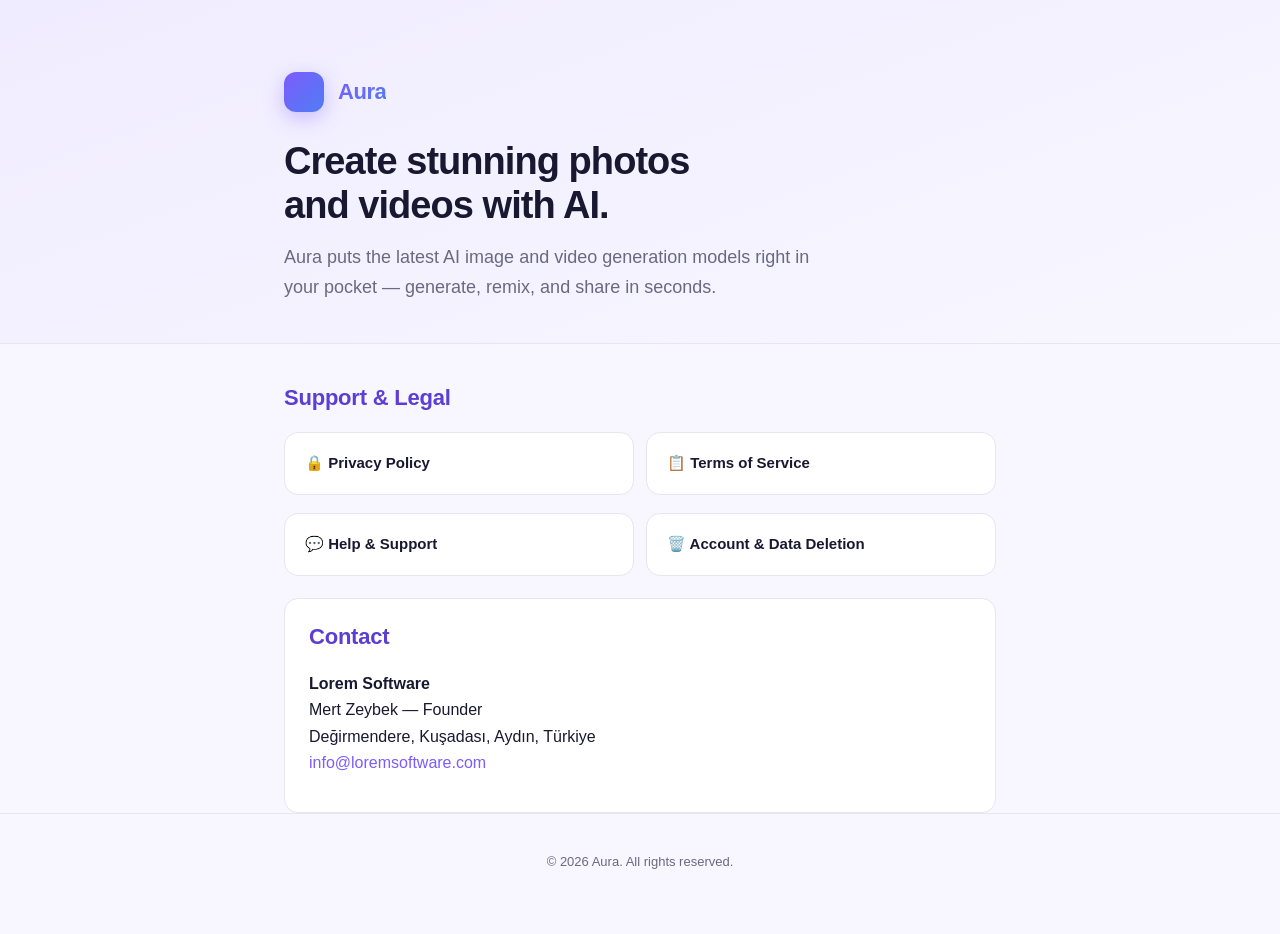
<file: index.html>
<!DOCTYPE html>
<html lang="en">
<head>
  <meta charset="UTF-8" />
  <meta name="viewport" content="width=device-width, initial-scale=1.0" />
  <title>Aura — AI Photo & Video Generator</title>
  <meta name="description" content="Aura lets you create stunning AI-generated photos and videos right from your phone using the latest AI models." />
  <link rel="stylesheet" href="style.css" />
</head>
<body>
  <header class="hero">
    <div class="container">
      <div class="brand">
        <div class="brand-mark"></div>
        <span class="brand-name">Aura</span>
      </div>
      <h1>Create stunning photos<br/>and videos with AI.</h1>
      <p class="lede">Aura puts the latest AI image and video generation models right in your pocket — generate, remix, and share in seconds.</p>
    </div>
  </header>

  <main class="container">
    <section class="links">
      <h2>Support &amp; Legal</h2>
      <ul class="link-grid">
        <li><a href="privacy-policy.html">🔒 Privacy Policy</a></li>
        <li><a href="terms-of-service.html">📋 Terms of Service</a></li>
        <li><a href="support.html">💬 Help &amp; Support</a></li>
        <li><a href="account-deletion.html">🗑️ Account &amp; Data Deletion</a></li>
      </ul>
    </section>

    <section class="contact">
      <h2 style="margin-top:0">Contact</h2>
      <p>
        <strong>Lorem Software</strong><br/>
        Mert Zeybek — Founder<br/>
        Değirmendere, Kuşadası, Aydın, Türkiye<br/>
        <a href="mailto:info@loremsoftware.com">info@loremsoftware.com</a>
      </p>
    </section>
  </main>

  <footer>
    <div class="container">
      <p>© <span id="year"></span> Aura. All rights reserved.</p>
    </div>
  </footer>

  <script>document.getElementById('year').textContent = new Date().getFullYear();</script>
</body>
</html>
</file>
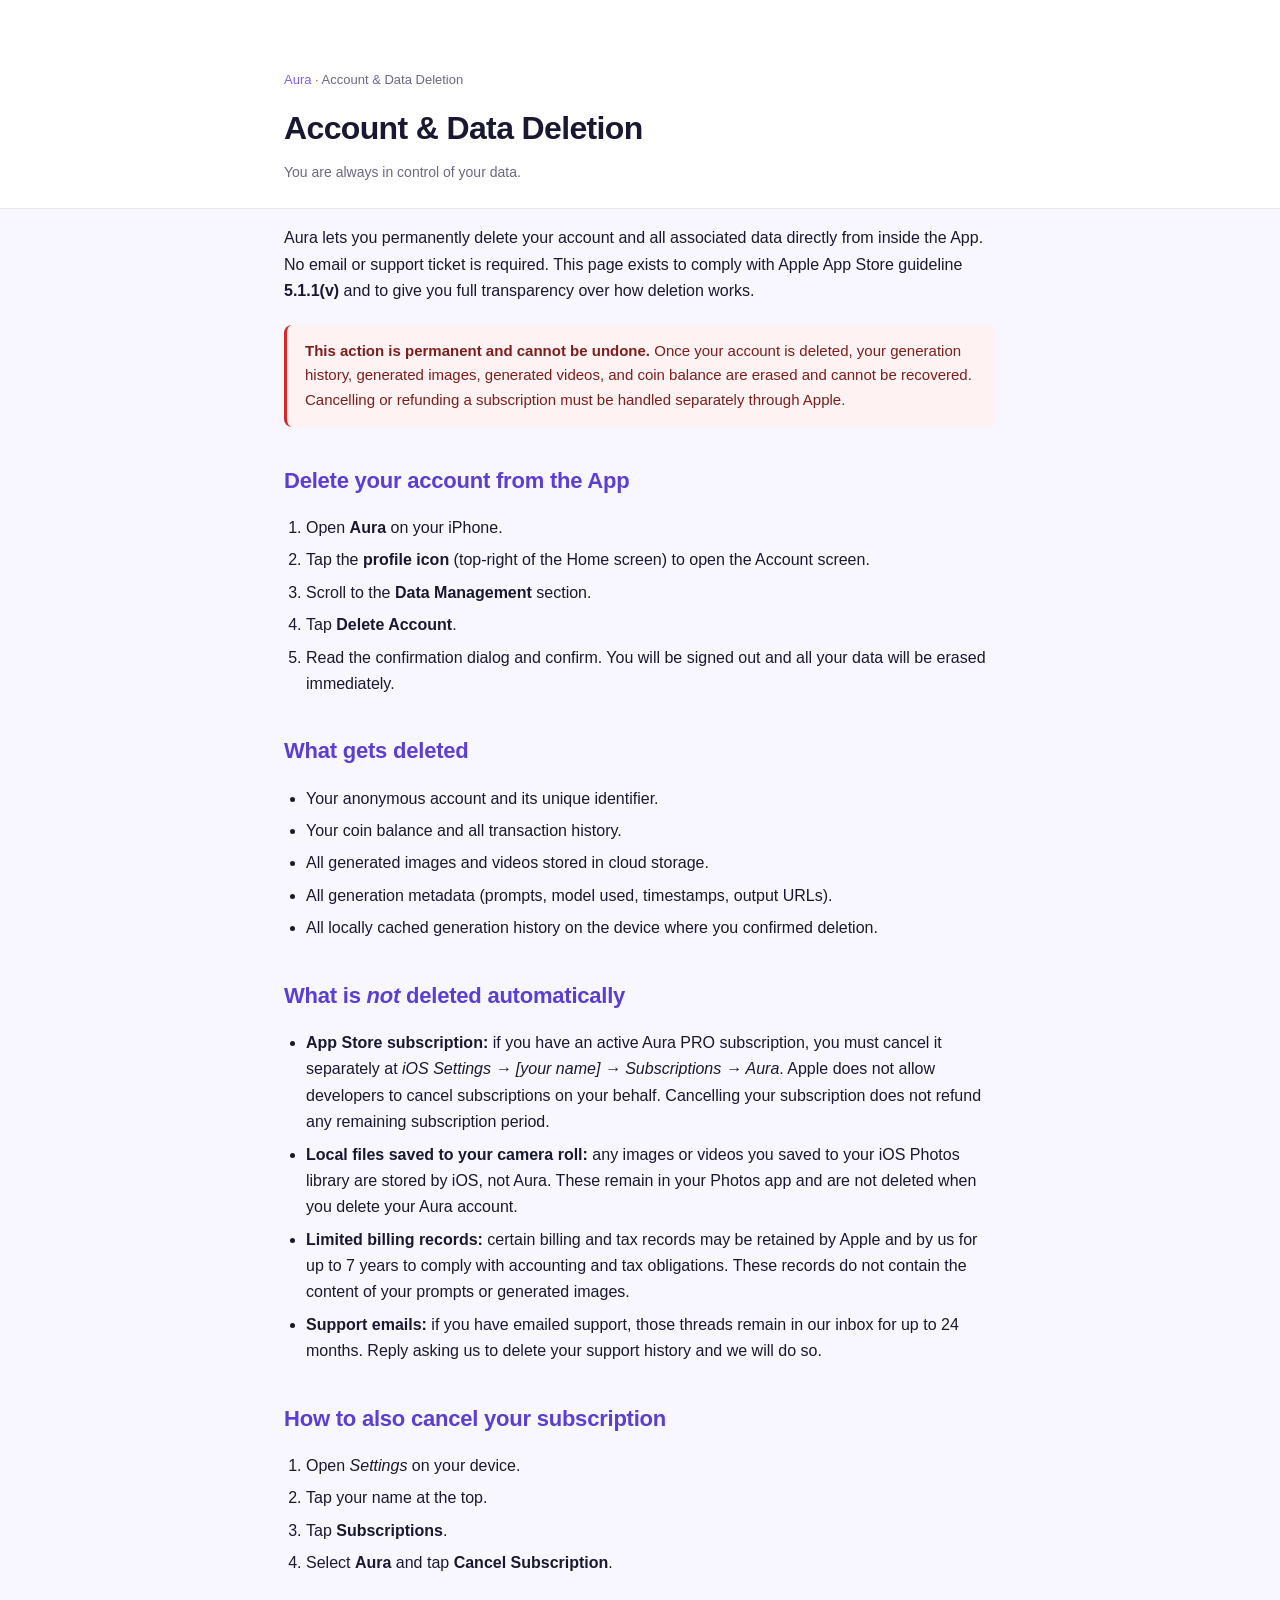
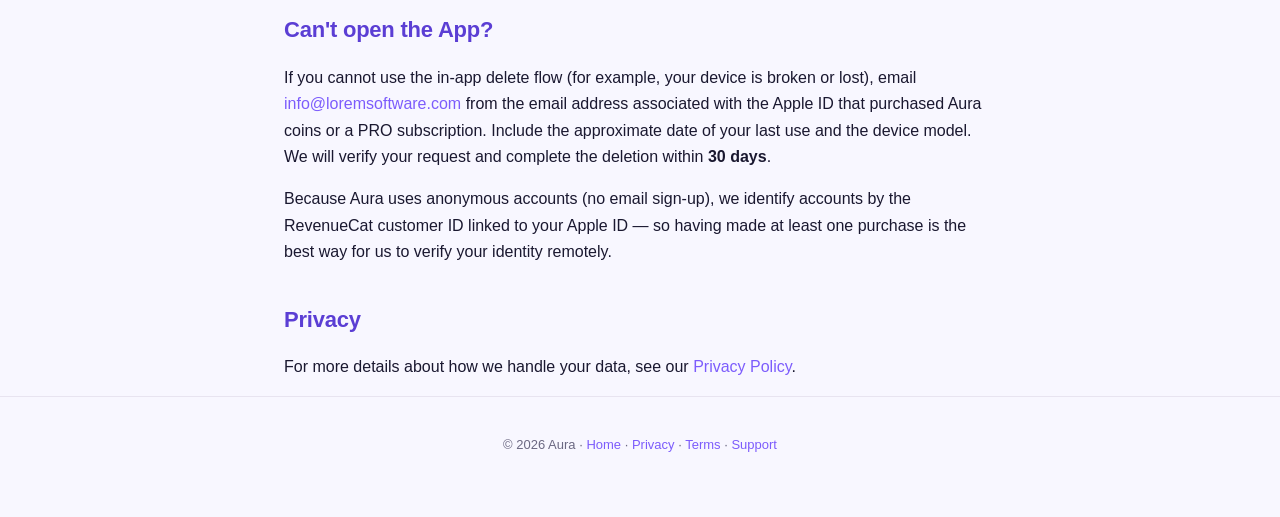
<file: account-deletion.html>
<!DOCTYPE html>
<html lang="en">
<head>
  <meta charset="UTF-8" />
  <meta name="viewport" content="width=device-width, initial-scale=1.0" />
  <title>Account &amp; Data Deletion — Aura</title>
  <meta name="description" content="How to delete your Aura account and all associated data." />
  <link rel="stylesheet" href="style.css" />
</head>
<body>
  <div class="page-header">
    <div class="container">
      <p class="crumbs"><a href="index.html">Aura</a> · Account &amp; Data Deletion</p>
      <h1>Account &amp; Data Deletion</h1>
      <p class="updated">You are always in control of your data.</p>
    </div>
  </div>

  <main class="container">
    <p>
      Aura lets you permanently delete your account and all associated data directly from inside the App.
      No email or support ticket is required. This page exists to comply with Apple App Store guideline
      <strong>5.1.1(v)</strong> and to give you full transparency over how deletion works.
    </p>

    <div class="callout callout-warn">
      <strong>This action is permanent and cannot be undone.</strong> Once your account is deleted, your
      generation history, generated images, generated videos, and coin balance are erased and cannot be
      recovered. Cancelling or refunding a subscription must be handled separately through Apple.
    </div>

    <h2>Delete your account from the App</h2>
    <ol>
      <li>Open <strong>Aura</strong> on your iPhone.</li>
      <li>Tap the <strong>profile icon</strong> (top-right of the Home screen) to open the Account screen.</li>
      <li>Scroll to the <strong>Data Management</strong> section.</li>
      <li>Tap <strong>Delete Account</strong>.</li>
      <li>Read the confirmation dialog and confirm. You will be signed out and all your data will be erased immediately.</li>
    </ol>

    <h2>What gets deleted</h2>
    <ul>
      <li>Your anonymous account and its unique identifier.</li>
      <li>Your coin balance and all transaction history.</li>
      <li>All generated images and videos stored in cloud storage.</li>
      <li>All generation metadata (prompts, model used, timestamps, output URLs).</li>
      <li>All locally cached generation history on the device where you confirmed deletion.</li>
    </ul>

    <h2>What is <em>not</em> deleted automatically</h2>
    <ul>
      <li>
        <strong>App Store subscription:</strong> if you have an active Aura PRO subscription, you must
        cancel it separately at <em>iOS Settings → [your name] → Subscriptions → Aura</em>. Apple does
        not allow developers to cancel subscriptions on your behalf. Cancelling your subscription does not
        refund any remaining subscription period.
      </li>
      <li>
        <strong>Local files saved to your camera roll:</strong> any images or videos you saved to your iOS
        Photos library are stored by iOS, not Aura. These remain in your Photos app and are not deleted
        when you delete your Aura account.
      </li>
      <li>
        <strong>Limited billing records:</strong> certain billing and tax records may be retained by Apple
        and by us for up to 7 years to comply with accounting and tax obligations. These records do not
        contain the content of your prompts or generated images.
      </li>
      <li>
        <strong>Support emails:</strong> if you have emailed support, those threads remain in our inbox for
        up to 24 months. Reply asking us to delete your support history and we will do so.
      </li>
    </ul>

    <h2>How to also cancel your subscription</h2>
    <ol>
      <li>Open <em>Settings</em> on your device.</li>
      <li>Tap your name at the top.</li>
      <li>Tap <strong>Subscriptions</strong>.</li>
      <li>Select <strong>Aura</strong> and tap <strong>Cancel Subscription</strong>.</li>
    </ol>

    <h2>Can't open the App?</h2>
    <p>
      If you cannot use the in-app delete flow (for example, your device is broken or lost), email
      <a href="mailto:info@loremsoftware.com?subject=Aura%20Account%20Deletion%20Request">info@loremsoftware.com</a>
      from the email address associated with the Apple ID that purchased Aura coins or a PRO subscription.
      Include the approximate date of your last use and the device model. We will verify your request and
      complete the deletion within <strong>30 days</strong>.
    </p>
    <p>
      Because Aura uses anonymous accounts (no email sign-up), we identify accounts by the RevenueCat
      customer ID linked to your Apple ID — so having made at least one purchase is the best way for us to
      verify your identity remotely.
    </p>

    <h2>Privacy</h2>
    <p>For more details about how we handle your data, see our <a href="privacy-policy.html">Privacy Policy</a>.</p>
  </main>

  <footer>
    <div class="container">
      <p>© <span id="year"></span> Aura · <a href="index.html">Home</a> · <a href="privacy-policy.html">Privacy</a> · <a href="terms-of-service.html">Terms</a> · <a href="support.html">Support</a></p>
    </div>
  </footer>
  <script>document.getElementById('year').textContent = new Date().getFullYear();</script>
</body>
</html>
</file>
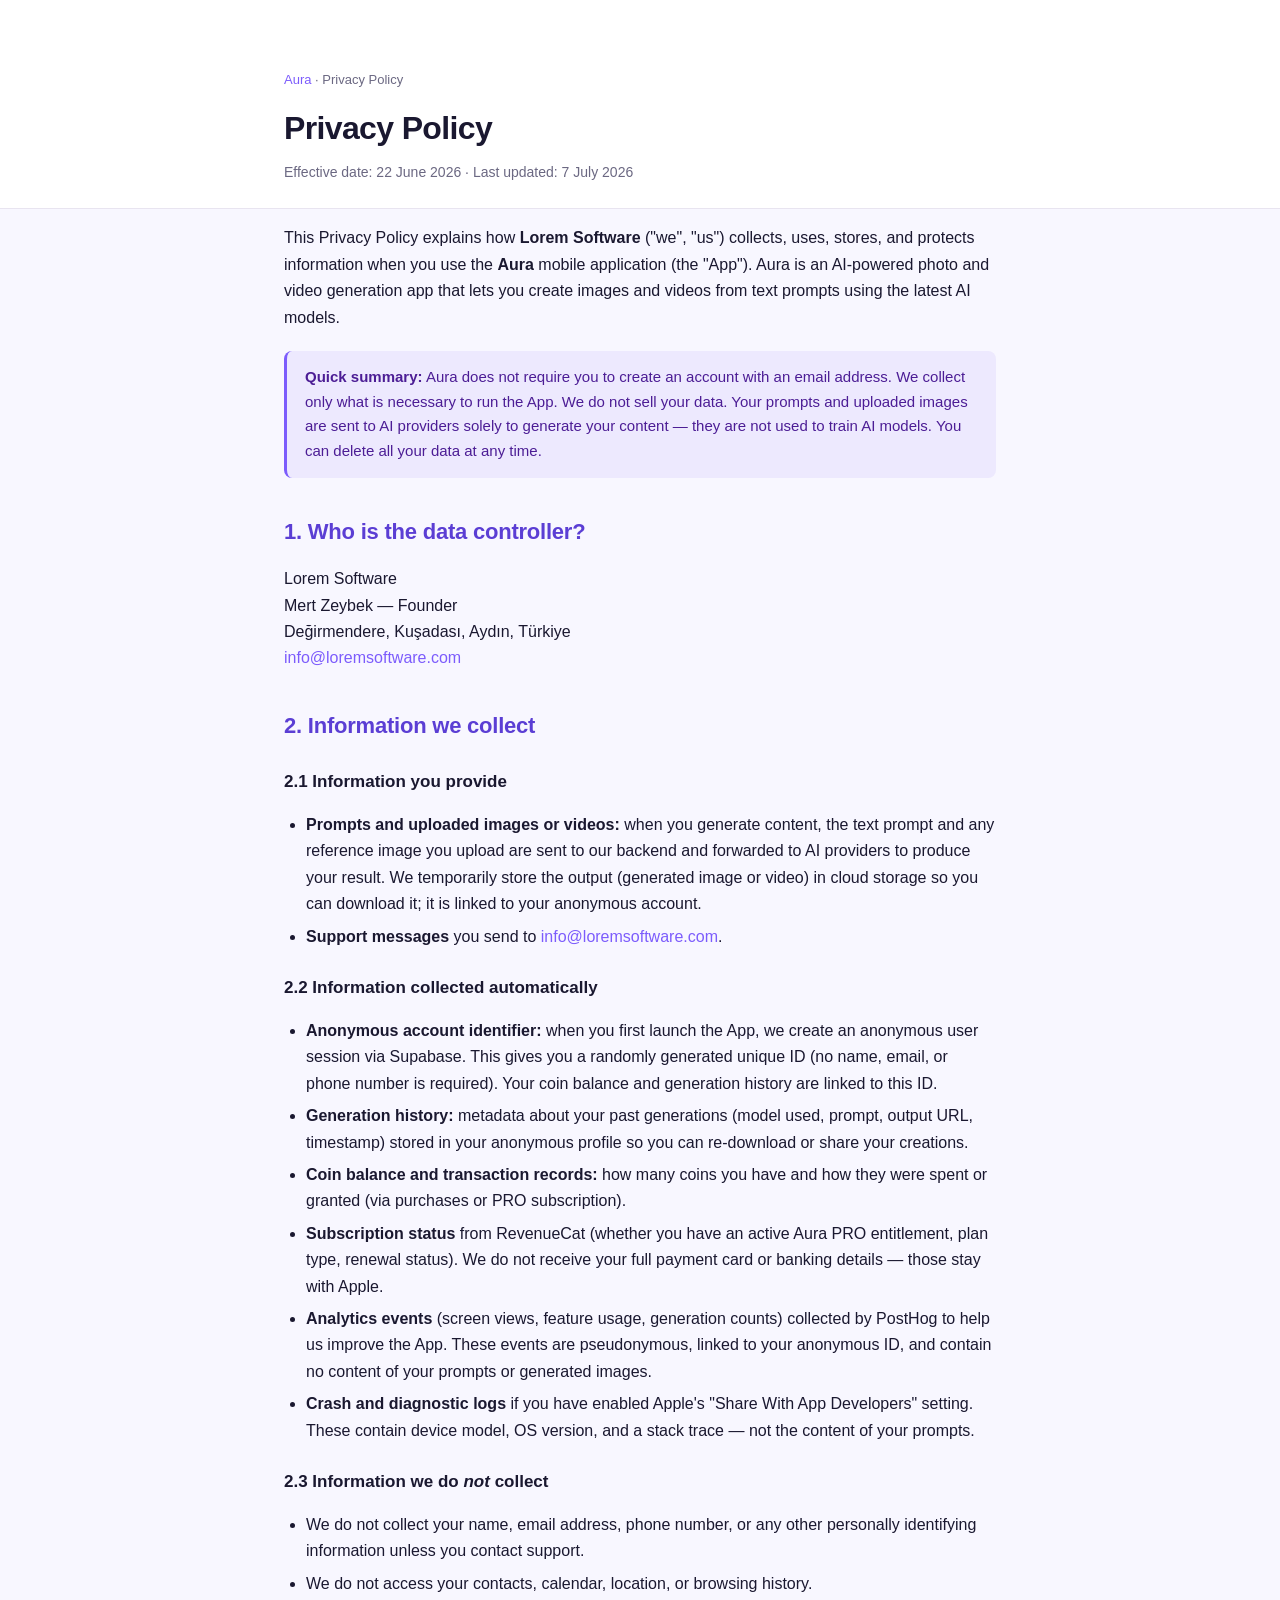
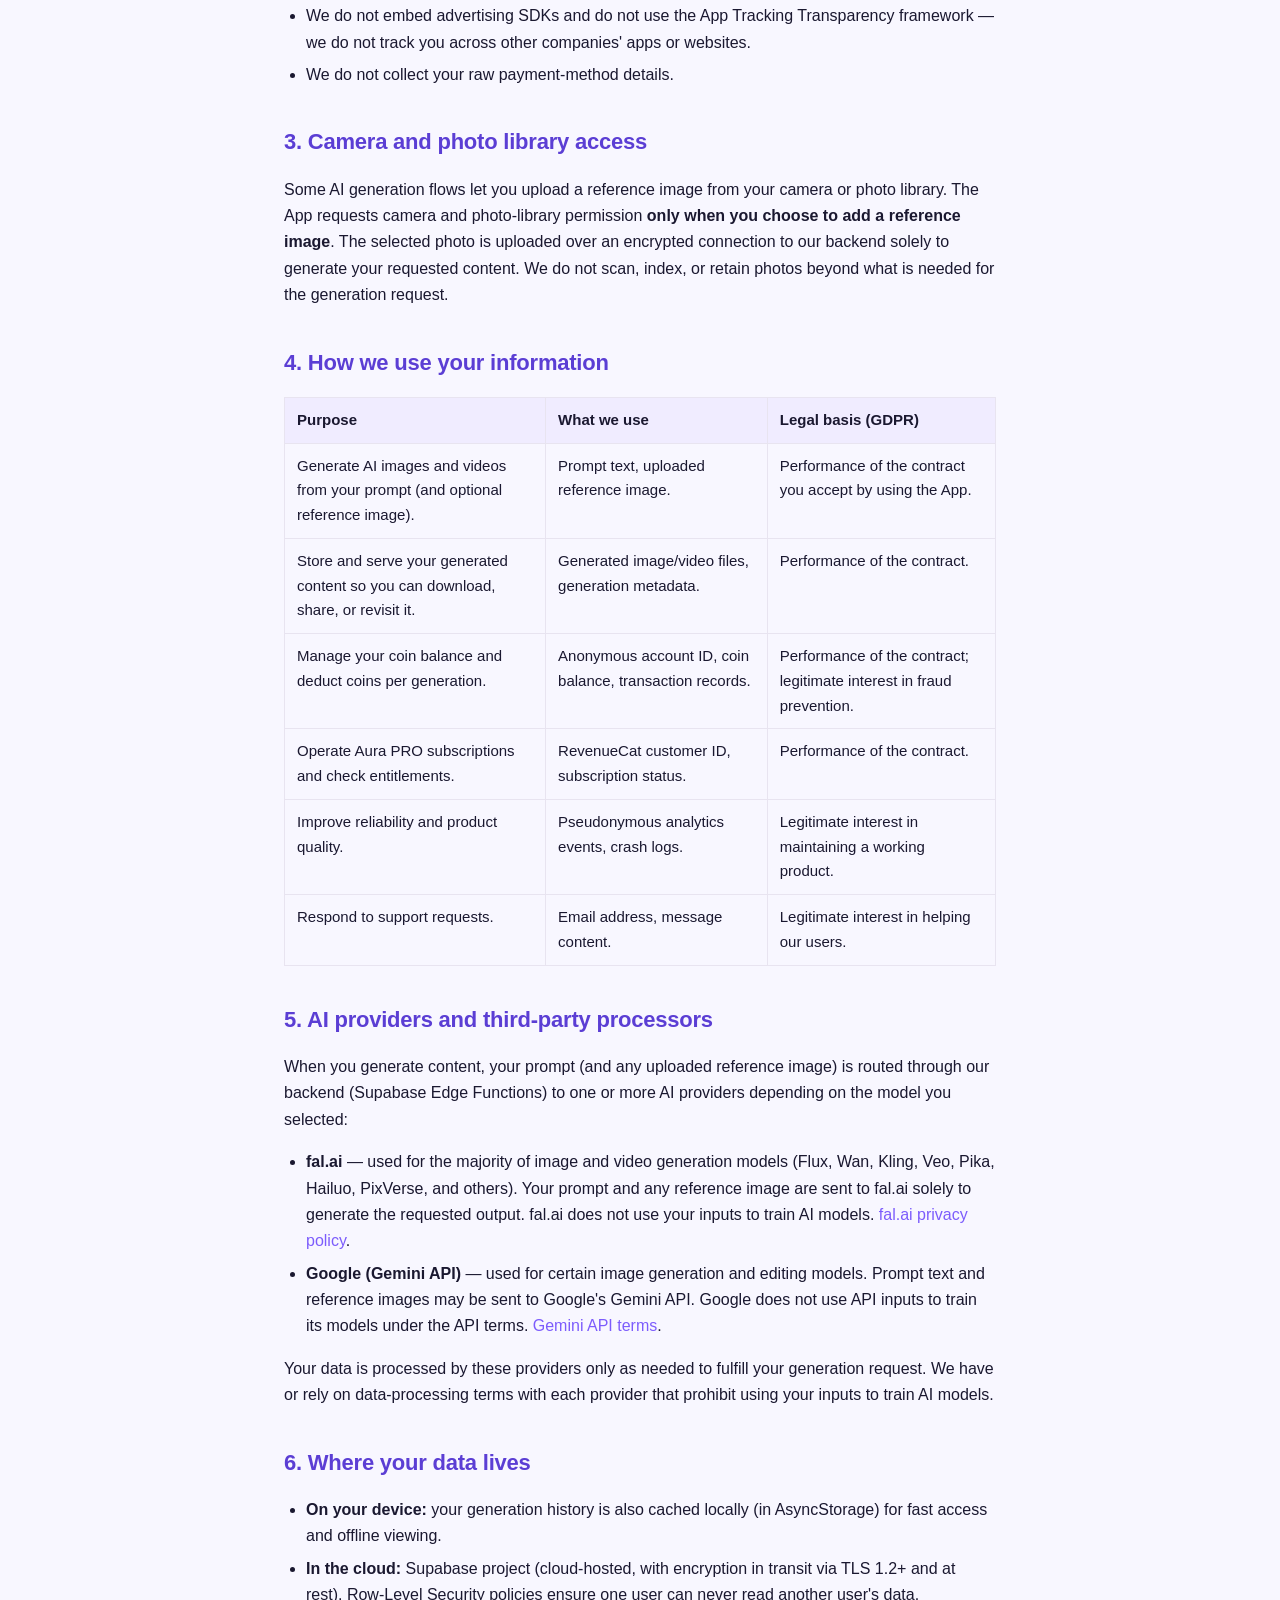
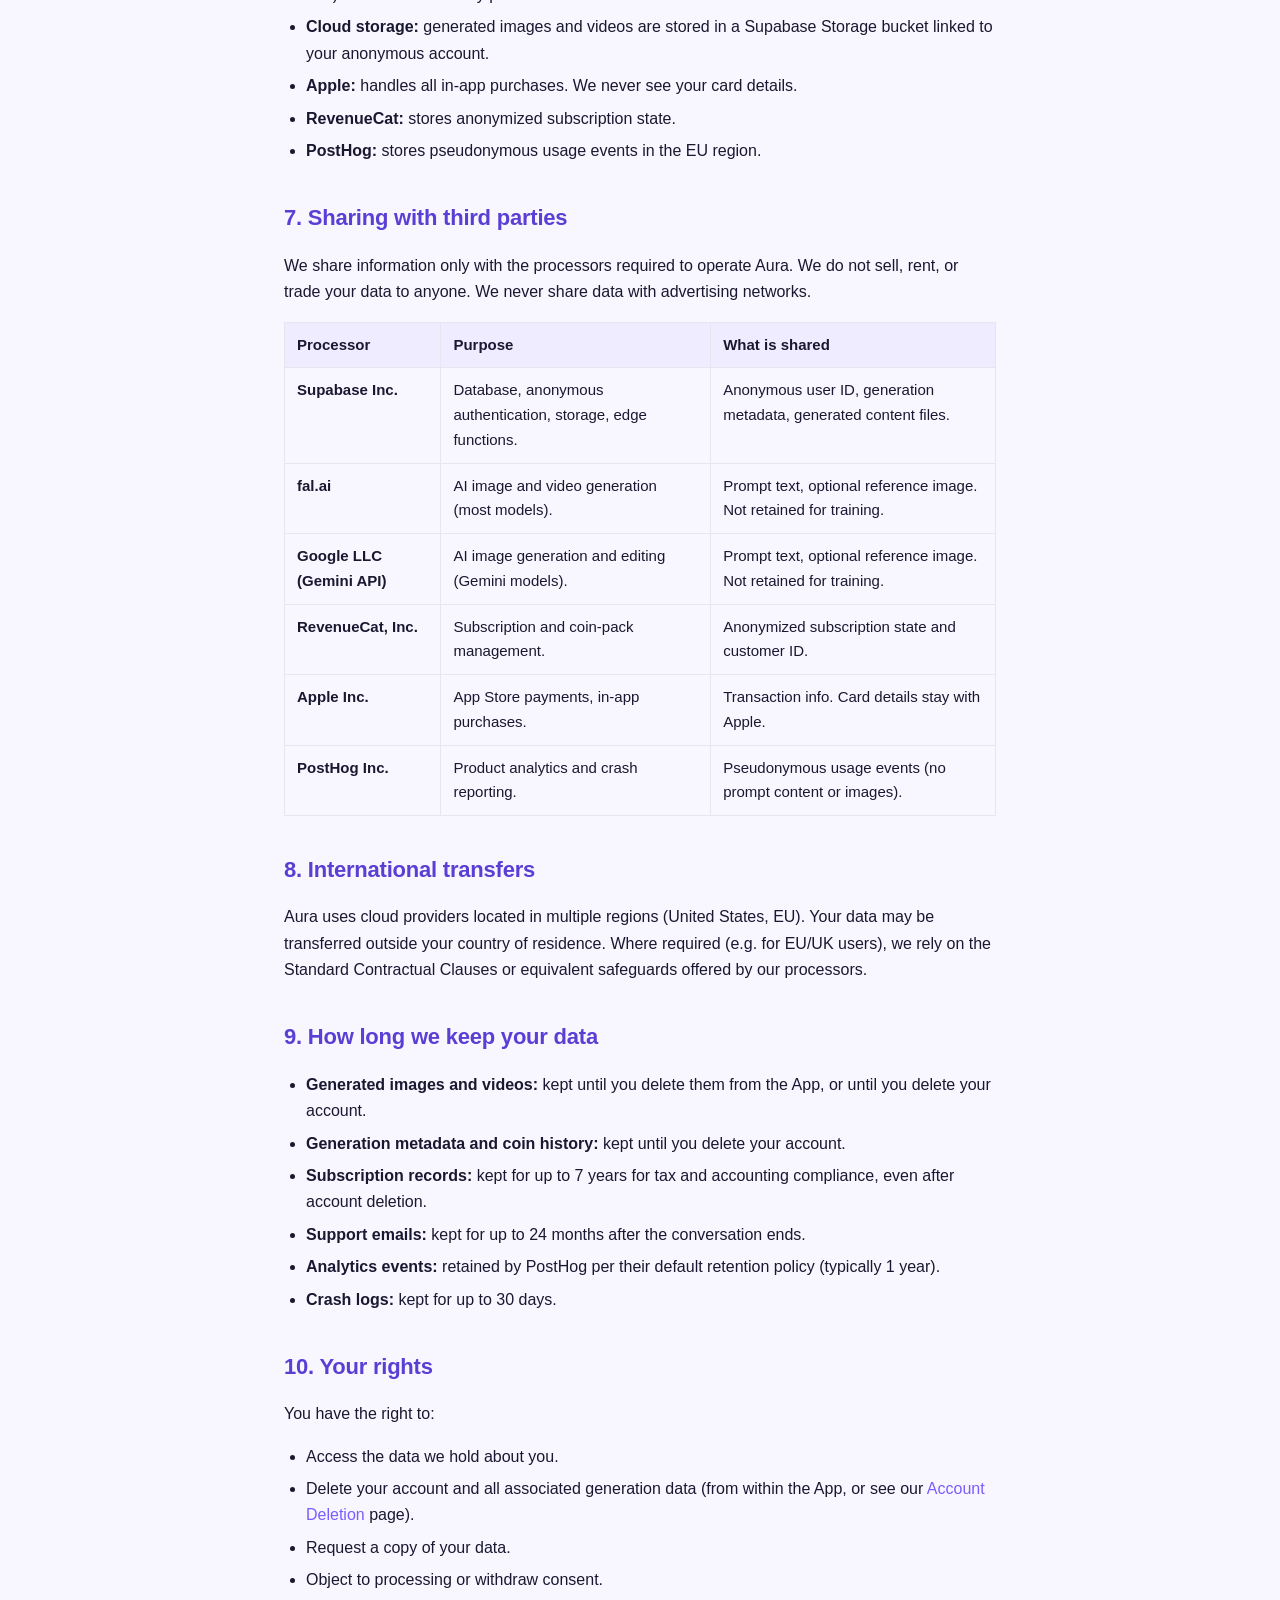
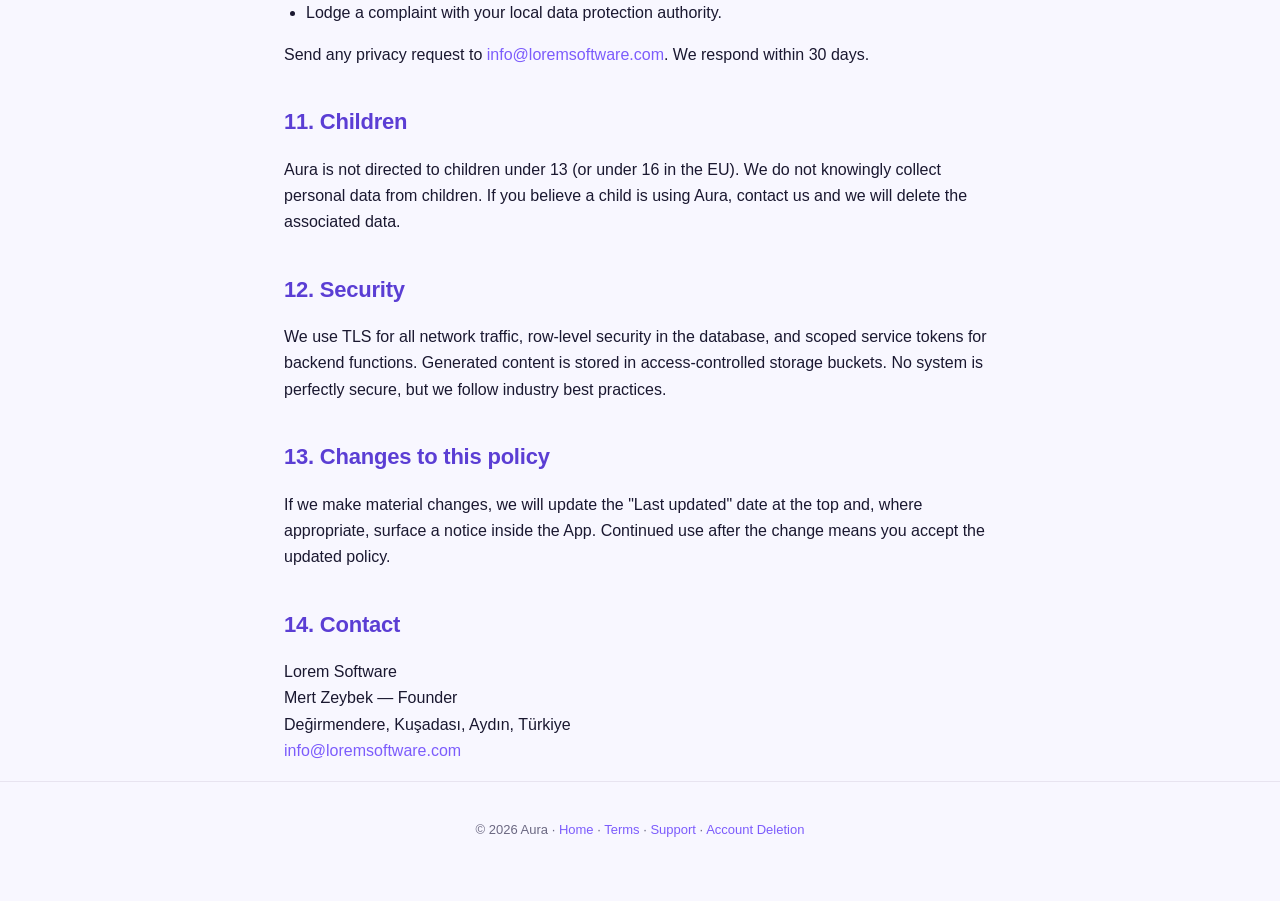
<file: privacy-policy.html>
<!DOCTYPE html>
<html lang="en">
<head>
  <meta charset="UTF-8" />
  <meta name="viewport" content="width=device-width, initial-scale=1.0" />
  <title>Privacy Policy — Aura</title>
  <meta name="description" content="How Aura collects, uses, stores, and protects your information." />
  <link rel="stylesheet" href="style.css" />
</head>
<body>
  <div class="page-header">
    <div class="container">
      <p class="crumbs"><a href="index.html">Aura</a> · Privacy Policy</p>
      <h1>Privacy Policy</h1>
      <p class="updated">Effective date: 22 June 2026 · Last updated: 7 July 2026</p>
    </div>
  </div>

  <main class="container">
    <p>
      This Privacy Policy explains how <strong>Lorem Software</strong> ("we", "us") collects, uses, stores, and
      protects information when you use the <strong>Aura</strong> mobile application (the "App").
      Aura is an AI-powered photo and video generation app that lets you create images and videos from
      text prompts using the latest AI models.
    </p>

    <div class="callout">
      <strong>Quick summary:</strong> Aura does not require you to create an account with an email address.
      We collect only what is necessary to run the App. We do not sell your data.
      Your prompts and uploaded images are sent to AI providers solely to generate your content — they are not
      used to train AI models. You can delete all your data at any time.
    </div>

    <h2>1. Who is the data controller?</h2>
    <p>
      Lorem Software<br/>
      Mert Zeybek — Founder<br/>
      Değirmendere, Kuşadası, Aydın, Türkiye<br/>
      <a href="mailto:info@loremsoftware.com">info@loremsoftware.com</a>
    </p>

    <h2>2. Information we collect</h2>

    <h3>2.1 Information you provide</h3>
    <ul>
      <li><strong>Prompts and uploaded images or videos:</strong> when you generate content, the text prompt and any reference image you upload are sent to our backend and forwarded to AI providers to produce your result. We temporarily store the output (generated image or video) in cloud storage so you can download it; it is linked to your anonymous account.</li>
      <li><strong>Support messages</strong> you send to <a href="mailto:info@loremsoftware.com">info@loremsoftware.com</a>.</li>
    </ul>

    <h3>2.2 Information collected automatically</h3>
    <ul>
      <li><strong>Anonymous account identifier:</strong> when you first launch the App, we create an anonymous user session via Supabase. This gives you a randomly generated unique ID (no name, email, or phone number is required). Your coin balance and generation history are linked to this ID.</li>
      <li><strong>Generation history:</strong> metadata about your past generations (model used, prompt, output URL, timestamp) stored in your anonymous profile so you can re-download or share your creations.</li>
      <li><strong>Coin balance and transaction records:</strong> how many coins you have and how they were spent or granted (via purchases or PRO subscription).</li>
      <li><strong>Subscription status</strong> from RevenueCat (whether you have an active Aura PRO entitlement, plan type, renewal status). We do not receive your full payment card or banking details — those stay with Apple.</li>
      <li><strong>Analytics events</strong> (screen views, feature usage, generation counts) collected by PostHog to help us improve the App. These events are pseudonymous, linked to your anonymous ID, and contain no content of your prompts or generated images.</li>
      <li><strong>Crash and diagnostic logs</strong> if you have enabled Apple's "Share With App Developers" setting. These contain device model, OS version, and a stack trace — not the content of your prompts.</li>
    </ul>

    <h3>2.3 Information we do <em>not</em> collect</h3>
    <ul>
      <li>We do not collect your name, email address, phone number, or any other personally identifying information unless you contact support.</li>
      <li>We do not access your contacts, calendar, location, or browsing history.</li>
      <li>We do not embed advertising SDKs and do not use the App Tracking Transparency framework — we do not track you across other companies' apps or websites.</li>
      <li>We do not collect your raw payment-method details.</li>
    </ul>

    <h2>3. Camera and photo library access</h2>
    <p>
      Some AI generation flows let you upload a reference image from your camera or photo library. The App requests
      camera and photo-library permission <strong>only when you choose to add a reference image</strong>. The
      selected photo is uploaded over an encrypted connection to our backend solely to generate your requested content.
      We do not scan, index, or retain photos beyond what is needed for the generation request.
    </p>

    <h2>4. How we use your information</h2>
    <table>
      <tr><th>Purpose</th><th>What we use</th><th>Legal basis (GDPR)</th></tr>
      <tr>
        <td>Generate AI images and videos from your prompt (and optional reference image).</td>
        <td>Prompt text, uploaded reference image.</td>
        <td>Performance of the contract you accept by using the App.</td>
      </tr>
      <tr>
        <td>Store and serve your generated content so you can download, share, or revisit it.</td>
        <td>Generated image/video files, generation metadata.</td>
        <td>Performance of the contract.</td>
      </tr>
      <tr>
        <td>Manage your coin balance and deduct coins per generation.</td>
        <td>Anonymous account ID, coin balance, transaction records.</td>
        <td>Performance of the contract; legitimate interest in fraud prevention.</td>
      </tr>
      <tr>
        <td>Operate Aura PRO subscriptions and check entitlements.</td>
        <td>RevenueCat customer ID, subscription status.</td>
        <td>Performance of the contract.</td>
      </tr>
      <tr>
        <td>Improve reliability and product quality.</td>
        <td>Pseudonymous analytics events, crash logs.</td>
        <td>Legitimate interest in maintaining a working product.</td>
      </tr>
      <tr>
        <td>Respond to support requests.</td>
        <td>Email address, message content.</td>
        <td>Legitimate interest in helping our users.</td>
      </tr>
    </table>

    <h2>5. AI providers and third-party processors</h2>
    <p>
      When you generate content, your prompt (and any uploaded reference image) is routed through our backend
      (Supabase Edge Functions) to one or more AI providers depending on the model you selected:
    </p>
    <ul>
      <li><strong>fal.ai</strong> — used for the majority of image and video generation models (Flux, Wan, Kling, Veo, Pika, Hailuo, PixVerse, and others). Your prompt and any reference image are sent to fal.ai solely to generate the requested output. fal.ai does not use your inputs to train AI models. <a href="https://fal.ai/privacy" target="_blank" rel="noopener">fal.ai privacy policy</a>.</li>
      <li><strong>Google (Gemini API)</strong> — used for certain image generation and editing models. Prompt text and reference images may be sent to Google's Gemini API. Google does not use API inputs to train its models under the API terms. <a href="https://ai.google.dev/gemini-api/terms" target="_blank" rel="noopener">Gemini API terms</a>.</li>
    </ul>
    <p>
      Your data is processed by these providers only as needed to fulfill your generation request. We have or rely on
      data-processing terms with each provider that prohibit using your inputs to train AI models.
    </p>

    <h2>6. Where your data lives</h2>
    <ul>
      <li><strong>On your device:</strong> your generation history is also cached locally (in AsyncStorage) for fast access and offline viewing.</li>
      <li><strong>In the cloud:</strong> Supabase project (cloud-hosted, with encryption in transit via TLS 1.2+ and at rest). Row-Level Security policies ensure one user can never read another user's data.</li>
      <li><strong>Cloud storage:</strong> generated images and videos are stored in a Supabase Storage bucket linked to your anonymous account.</li>
      <li><strong>Apple:</strong> handles all in-app purchases. We never see your card details.</li>
      <li><strong>RevenueCat:</strong> stores anonymized subscription state.</li>
      <li><strong>PostHog:</strong> stores pseudonymous usage events in the EU region.</li>
    </ul>

    <h2>7. Sharing with third parties</h2>
    <p>We share information only with the processors required to operate Aura. We do not sell, rent, or trade your data to anyone. We never share data with advertising networks.</p>
    <table>
      <tr><th>Processor</th><th>Purpose</th><th>What is shared</th></tr>
      <tr>
        <td><strong>Supabase Inc.</strong></td>
        <td>Database, anonymous authentication, storage, edge functions.</td>
        <td>Anonymous user ID, generation metadata, generated content files.</td>
      </tr>
      <tr>
        <td><strong>fal.ai</strong></td>
        <td>AI image and video generation (most models).</td>
        <td>Prompt text, optional reference image. Not retained for training.</td>
      </tr>
      <tr>
        <td><strong>Google LLC (Gemini API)</strong></td>
        <td>AI image generation and editing (Gemini models).</td>
        <td>Prompt text, optional reference image. Not retained for training.</td>
      </tr>
      <tr>
        <td><strong>RevenueCat, Inc.</strong></td>
        <td>Subscription and coin-pack management.</td>
        <td>Anonymized subscription state and customer ID.</td>
      </tr>
      <tr>
        <td><strong>Apple Inc.</strong></td>
        <td>App Store payments, in-app purchases.</td>
        <td>Transaction info. Card details stay with Apple.</td>
      </tr>
      <tr>
        <td><strong>PostHog Inc.</strong></td>
        <td>Product analytics and crash reporting.</td>
        <td>Pseudonymous usage events (no prompt content or images).</td>
      </tr>
    </table>

    <h2>8. International transfers</h2>
    <p>
      Aura uses cloud providers located in multiple regions (United States, EU). Your data may be transferred
      outside your country of residence. Where required (e.g. for EU/UK users), we rely on the Standard
      Contractual Clauses or equivalent safeguards offered by our processors.
    </p>

    <h2>9. How long we keep your data</h2>
    <ul>
      <li><strong>Generated images and videos:</strong> kept until you delete them from the App, or until you delete your account.</li>
      <li><strong>Generation metadata and coin history:</strong> kept until you delete your account.</li>
      <li><strong>Subscription records:</strong> kept for up to 7 years for tax and accounting compliance, even after account deletion.</li>
      <li><strong>Support emails:</strong> kept for up to 24 months after the conversation ends.</li>
      <li><strong>Analytics events:</strong> retained by PostHog per their default retention policy (typically 1 year).</li>
      <li><strong>Crash logs:</strong> kept for up to 30 days.</li>
    </ul>

    <h2>10. Your rights</h2>
    <p>You have the right to:</p>
    <ul>
      <li>Access the data we hold about you.</li>
      <li>Delete your account and all associated generation data (from within the App, or see our <a href="account-deletion.html">Account Deletion</a> page).</li>
      <li>Request a copy of your data.</li>
      <li>Object to processing or withdraw consent.</li>
      <li>Lodge a complaint with your local data protection authority.</li>
    </ul>
    <p>Send any privacy request to <a href="mailto:info@loremsoftware.com">info@loremsoftware.com</a>. We respond within 30 days.</p>

    <h2>11. Children</h2>
    <p>
      Aura is not directed to children under 13 (or under 16 in the EU). We do not knowingly collect
      personal data from children. If you believe a child is using Aura, contact us and we will delete
      the associated data.
    </p>

    <h2>12. Security</h2>
    <p>
      We use TLS for all network traffic, row-level security in the database, and scoped service tokens for
      backend functions. Generated content is stored in access-controlled storage buckets. No system is
      perfectly secure, but we follow industry best practices.
    </p>

    <h2>13. Changes to this policy</h2>
    <p>
      If we make material changes, we will update the "Last updated" date at the top and, where appropriate,
      surface a notice inside the App. Continued use after the change means you accept the updated policy.
    </p>

    <h2>14. Contact</h2>
    <p>
      Lorem Software<br/>
      Mert Zeybek — Founder<br/>
      Değirmendere, Kuşadası, Aydın, Türkiye<br/>
      <a href="mailto:info@loremsoftware.com">info@loremsoftware.com</a>
    </p>
  </main>

  <footer>
    <div class="container">
      <p>© <span id="year"></span> Aura · <a href="index.html">Home</a> · <a href="terms-of-service.html">Terms</a> · <a href="support.html">Support</a> · <a href="account-deletion.html">Account Deletion</a></p>
    </div>
  </footer>
  <script>document.getElementById('year').textContent = new Date().getFullYear();</script>
</body>
</html>
</file>
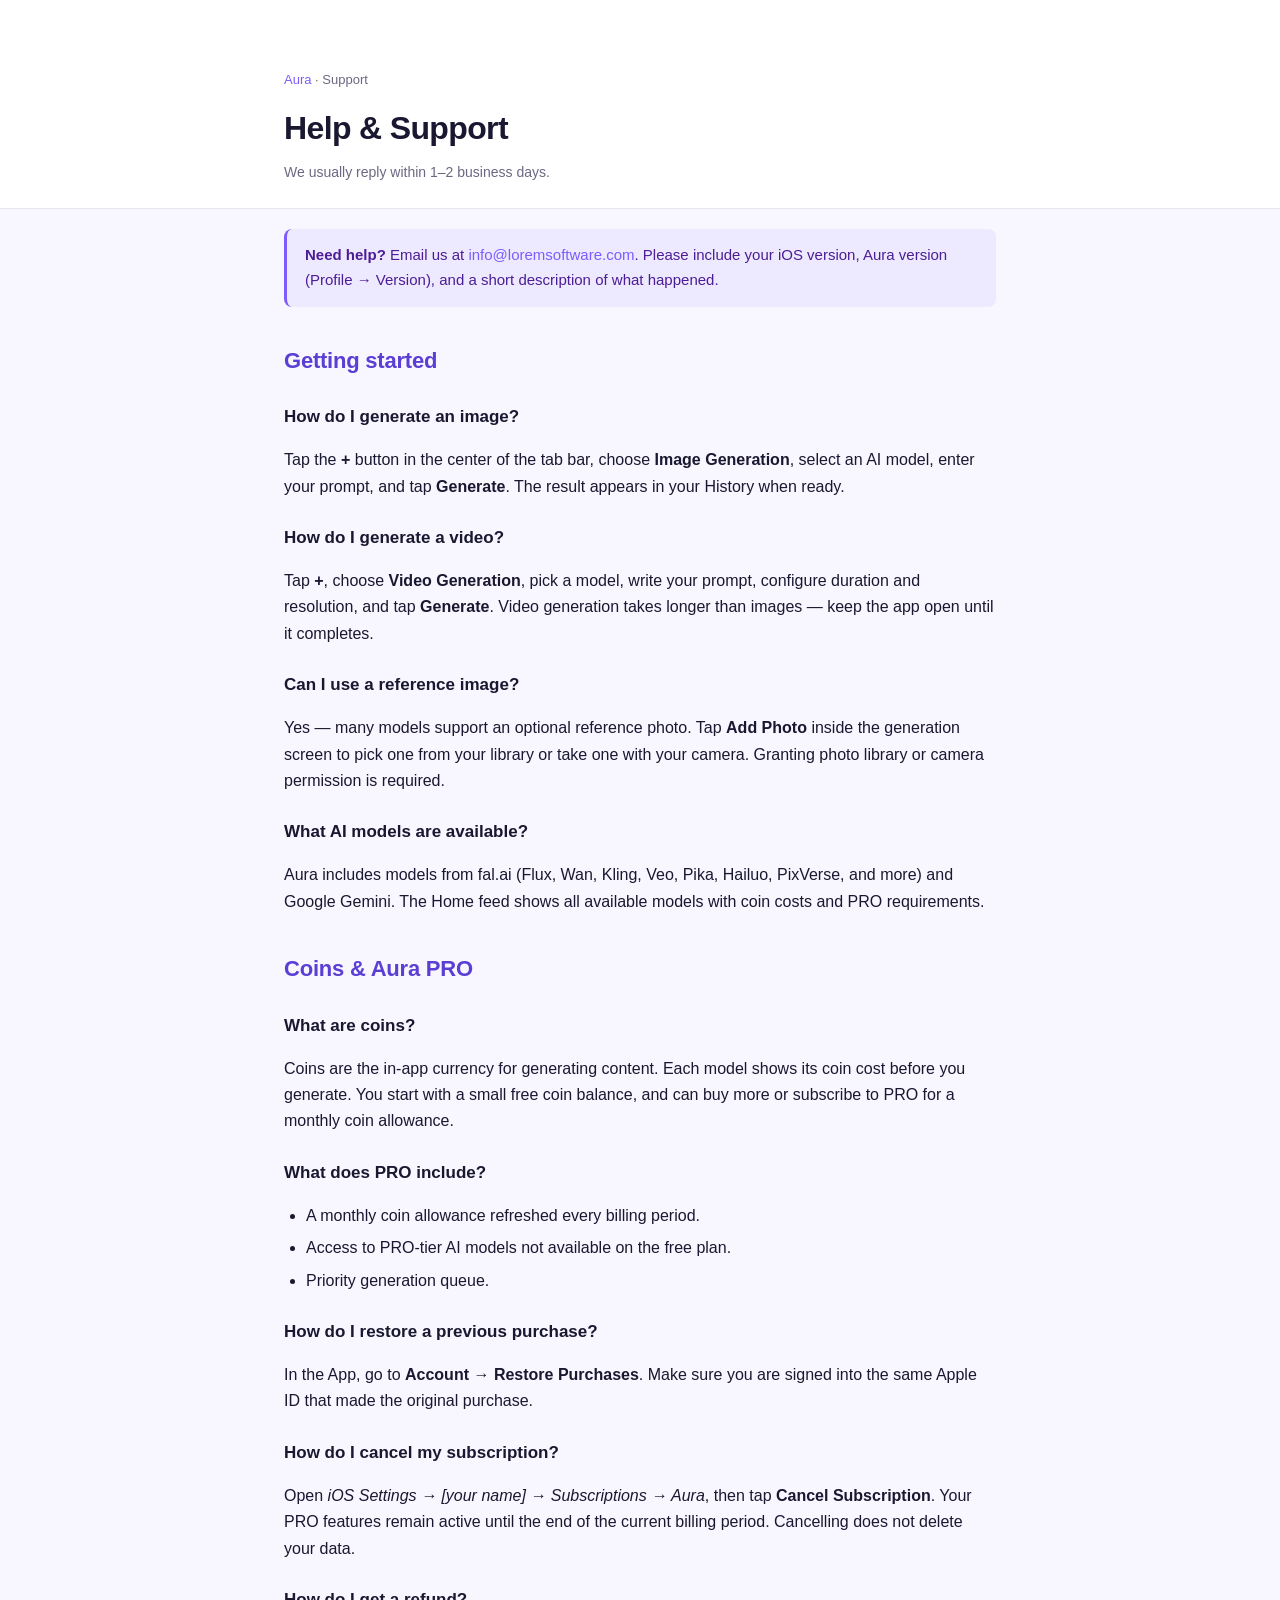
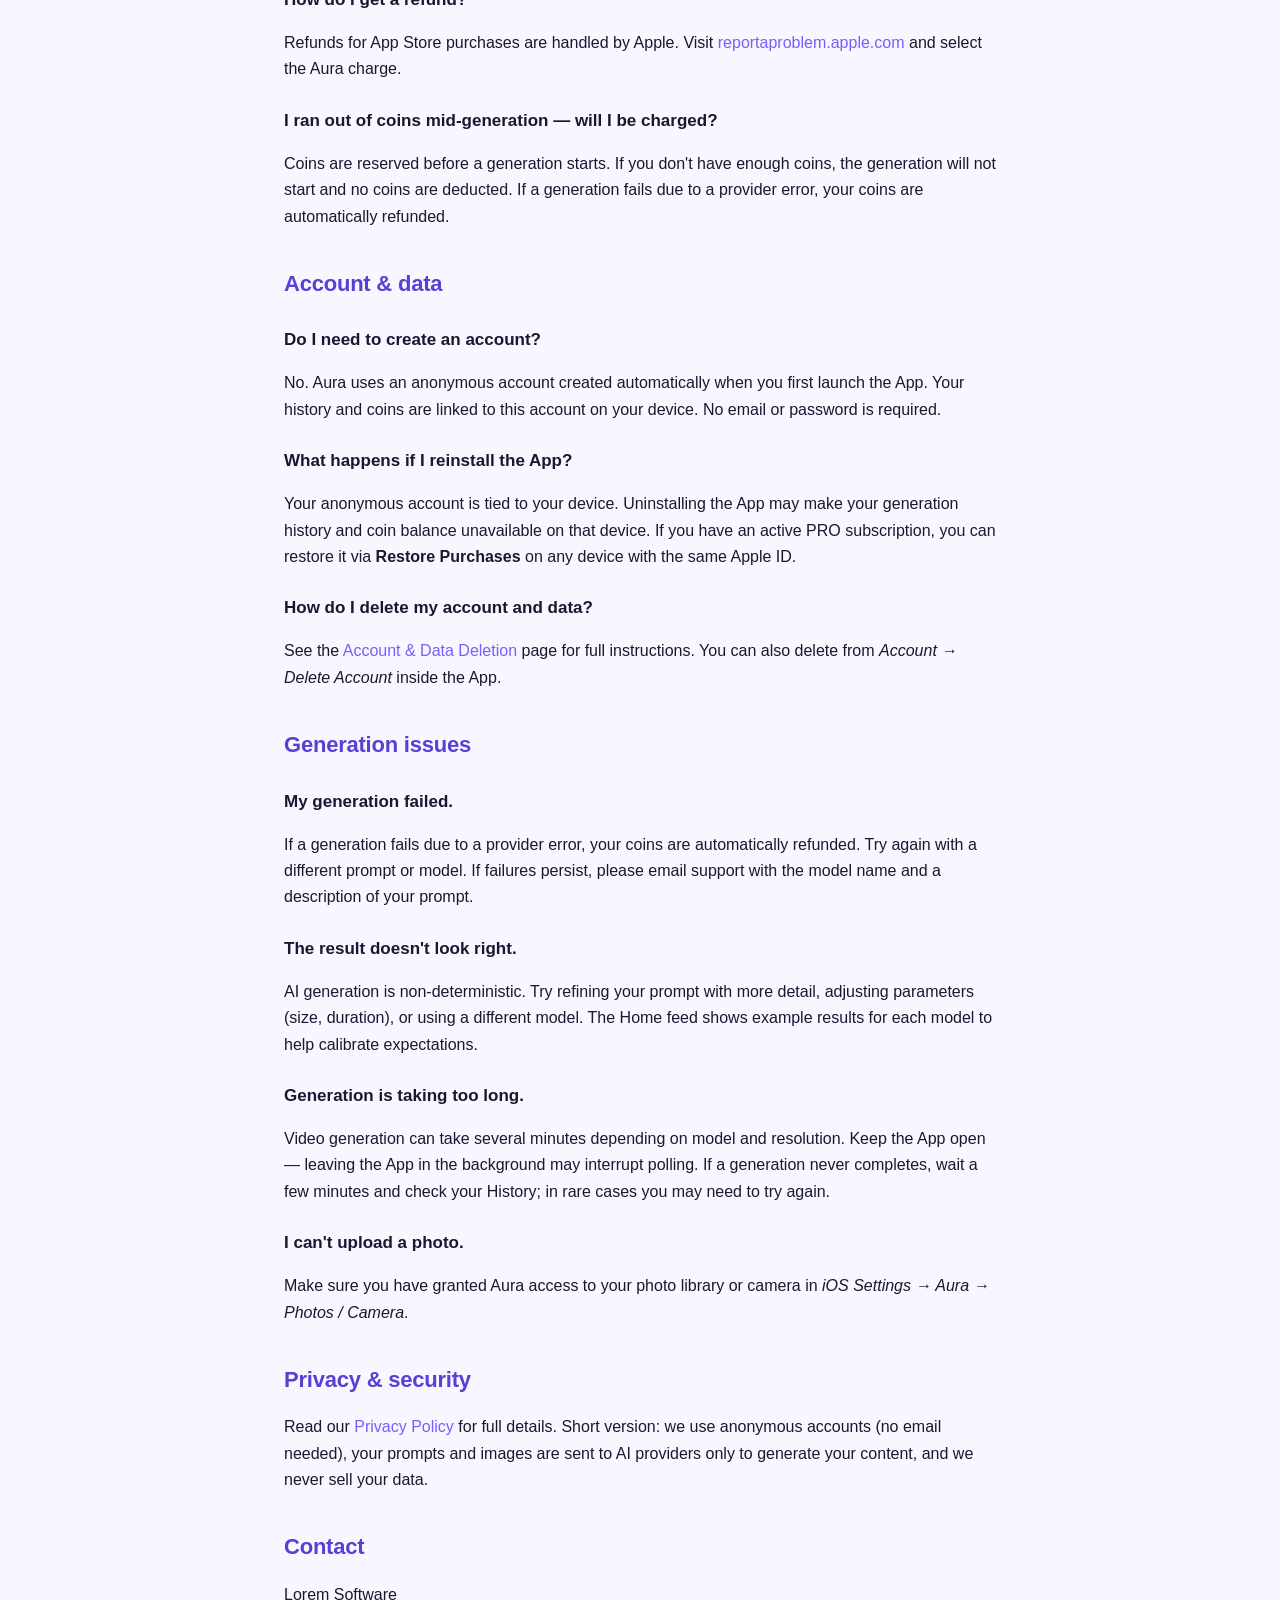
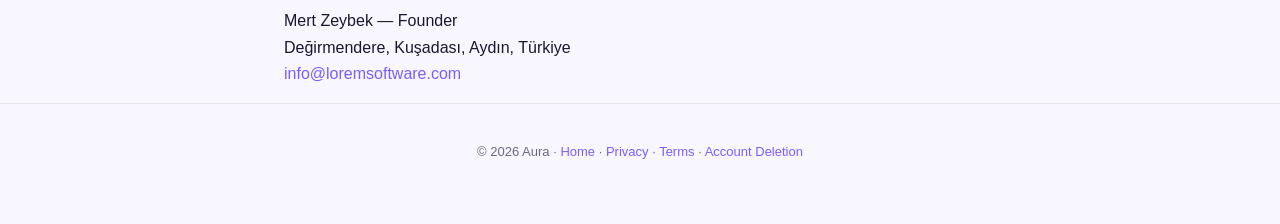
<file: support.html>
<!DOCTYPE html>
<html lang="en">
<head>
  <meta charset="UTF-8" />
  <meta name="viewport" content="width=device-width, initial-scale=1.0" />
  <title>Help &amp; Support — Aura</title>
  <meta name="description" content="Get help with Aura: FAQs, troubleshooting, and how to contact us." />
  <link rel="stylesheet" href="style.css" />
</head>
<body>
  <div class="page-header">
    <div class="container">
      <p class="crumbs"><a href="index.html">Aura</a> · Support</p>
      <h1>Help &amp; Support</h1>
      <p class="updated">We usually reply within 1–2 business days.</p>
    </div>
  </div>

  <main class="container">
    <div class="callout">
      <strong>Need help?</strong> Email us at
      <a href="mailto:info@loremsoftware.com?subject=Aura%20Support">info@loremsoftware.com</a>.
      Please include your iOS version, Aura version (Profile → Version), and a short description of
      what happened.
    </div>

    <h2>Getting started</h2>

    <h3>How do I generate an image?</h3>
    <p>Tap the <strong>+</strong> button in the center of the tab bar, choose <strong>Image Generation</strong>, select an AI model, enter your prompt, and tap <strong>Generate</strong>. The result appears in your History when ready.</p>

    <h3>How do I generate a video?</h3>
    <p>Tap <strong>+</strong>, choose <strong>Video Generation</strong>, pick a model, write your prompt, configure duration and resolution, and tap <strong>Generate</strong>. Video generation takes longer than images — keep the app open until it completes.</p>

    <h3>Can I use a reference image?</h3>
    <p>Yes — many models support an optional reference photo. Tap <strong>Add Photo</strong> inside the generation screen to pick one from your library or take one with your camera. Granting photo library or camera permission is required.</p>

    <h3>What AI models are available?</h3>
    <p>Aura includes models from fal.ai (Flux, Wan, Kling, Veo, Pika, Hailuo, PixVerse, and more) and Google Gemini. The Home feed shows all available models with coin costs and PRO requirements.</p>

    <h2>Coins &amp; Aura PRO</h2>

    <h3>What are coins?</h3>
    <p>Coins are the in-app currency for generating content. Each model shows its coin cost before you generate. You start with a small free coin balance, and can buy more or subscribe to PRO for a monthly coin allowance.</p>

    <h3>What does PRO include?</h3>
    <ul>
      <li>A monthly coin allowance refreshed every billing period.</li>
      <li>Access to PRO-tier AI models not available on the free plan.</li>
      <li>Priority generation queue.</li>
    </ul>

    <h3>How do I restore a previous purchase?</h3>
    <p>In the App, go to <strong>Account → Restore Purchases</strong>. Make sure you are signed into the same Apple ID that made the original purchase.</p>

    <h3>How do I cancel my subscription?</h3>
    <p>Open <em>iOS Settings → [your name] → Subscriptions → Aura</em>, then tap <strong>Cancel Subscription</strong>. Your PRO features remain active until the end of the current billing period. Cancelling does not delete your data.</p>

    <h3>How do I get a refund?</h3>
    <p>Refunds for App Store purchases are handled by Apple. Visit <a href="https://reportaproblem.apple.com/" target="_blank" rel="noopener">reportaproblem.apple.com</a> and select the Aura charge.</p>

    <h3>I ran out of coins mid-generation — will I be charged?</h3>
    <p>Coins are reserved before a generation starts. If you don't have enough coins, the generation will not start and no coins are deducted. If a generation fails due to a provider error, your coins are automatically refunded.</p>

    <h2>Account &amp; data</h2>

    <h3>Do I need to create an account?</h3>
    <p>No. Aura uses an anonymous account created automatically when you first launch the App. Your history and coins are linked to this account on your device. No email or password is required.</p>

    <h3>What happens if I reinstall the App?</h3>
    <p>Your anonymous account is tied to your device. Uninstalling the App may make your generation history and coin balance unavailable on that device. If you have an active PRO subscription, you can restore it via <strong>Restore Purchases</strong> on any device with the same Apple ID.</p>

    <h3>How do I delete my account and data?</h3>
    <p>See the <a href="account-deletion.html">Account &amp; Data Deletion</a> page for full instructions. You can also delete from <em>Account → Delete Account</em> inside the App.</p>

    <h2>Generation issues</h2>

    <h3>My generation failed.</h3>
    <p>If a generation fails due to a provider error, your coins are automatically refunded. Try again with a different prompt or model. If failures persist, please email support with the model name and a description of your prompt.</p>

    <h3>The result doesn't look right.</h3>
    <p>AI generation is non-deterministic. Try refining your prompt with more detail, adjusting parameters (size, duration), or using a different model. The Home feed shows example results for each model to help calibrate expectations.</p>

    <h3>Generation is taking too long.</h3>
    <p>Video generation can take several minutes depending on model and resolution. Keep the App open — leaving the App in the background may interrupt polling. If a generation never completes, wait a few minutes and check your History; in rare cases you may need to try again.</p>

    <h3>I can't upload a photo.</h3>
    <p>Make sure you have granted Aura access to your photo library or camera in <em>iOS Settings → Aura → Photos / Camera</em>.</p>

    <h2>Privacy &amp; security</h2>
    <p>Read our <a href="privacy-policy.html">Privacy Policy</a> for full details. Short version: we use anonymous accounts (no email needed), your prompts and images are sent to AI providers only to generate your content, and we never sell your data.</p>

    <h2>Contact</h2>
    <p>
      Lorem Software<br/>
      Mert Zeybek — Founder<br/>
      Değirmendere, Kuşadası, Aydın, Türkiye<br/>
      <a href="mailto:info@loremsoftware.com?subject=Aura%20Support">info@loremsoftware.com</a>
    </p>
  </main>

  <footer>
    <div class="container">
      <p>© <span id="year"></span> Aura · <a href="index.html">Home</a> · <a href="privacy-policy.html">Privacy</a> · <a href="terms-of-service.html">Terms</a> · <a href="account-deletion.html">Account Deletion</a></p>
    </div>
  </footer>
  <script>document.getElementById('year').textContent = new Date().getFullYear();</script>
</body>
</html>
</file>
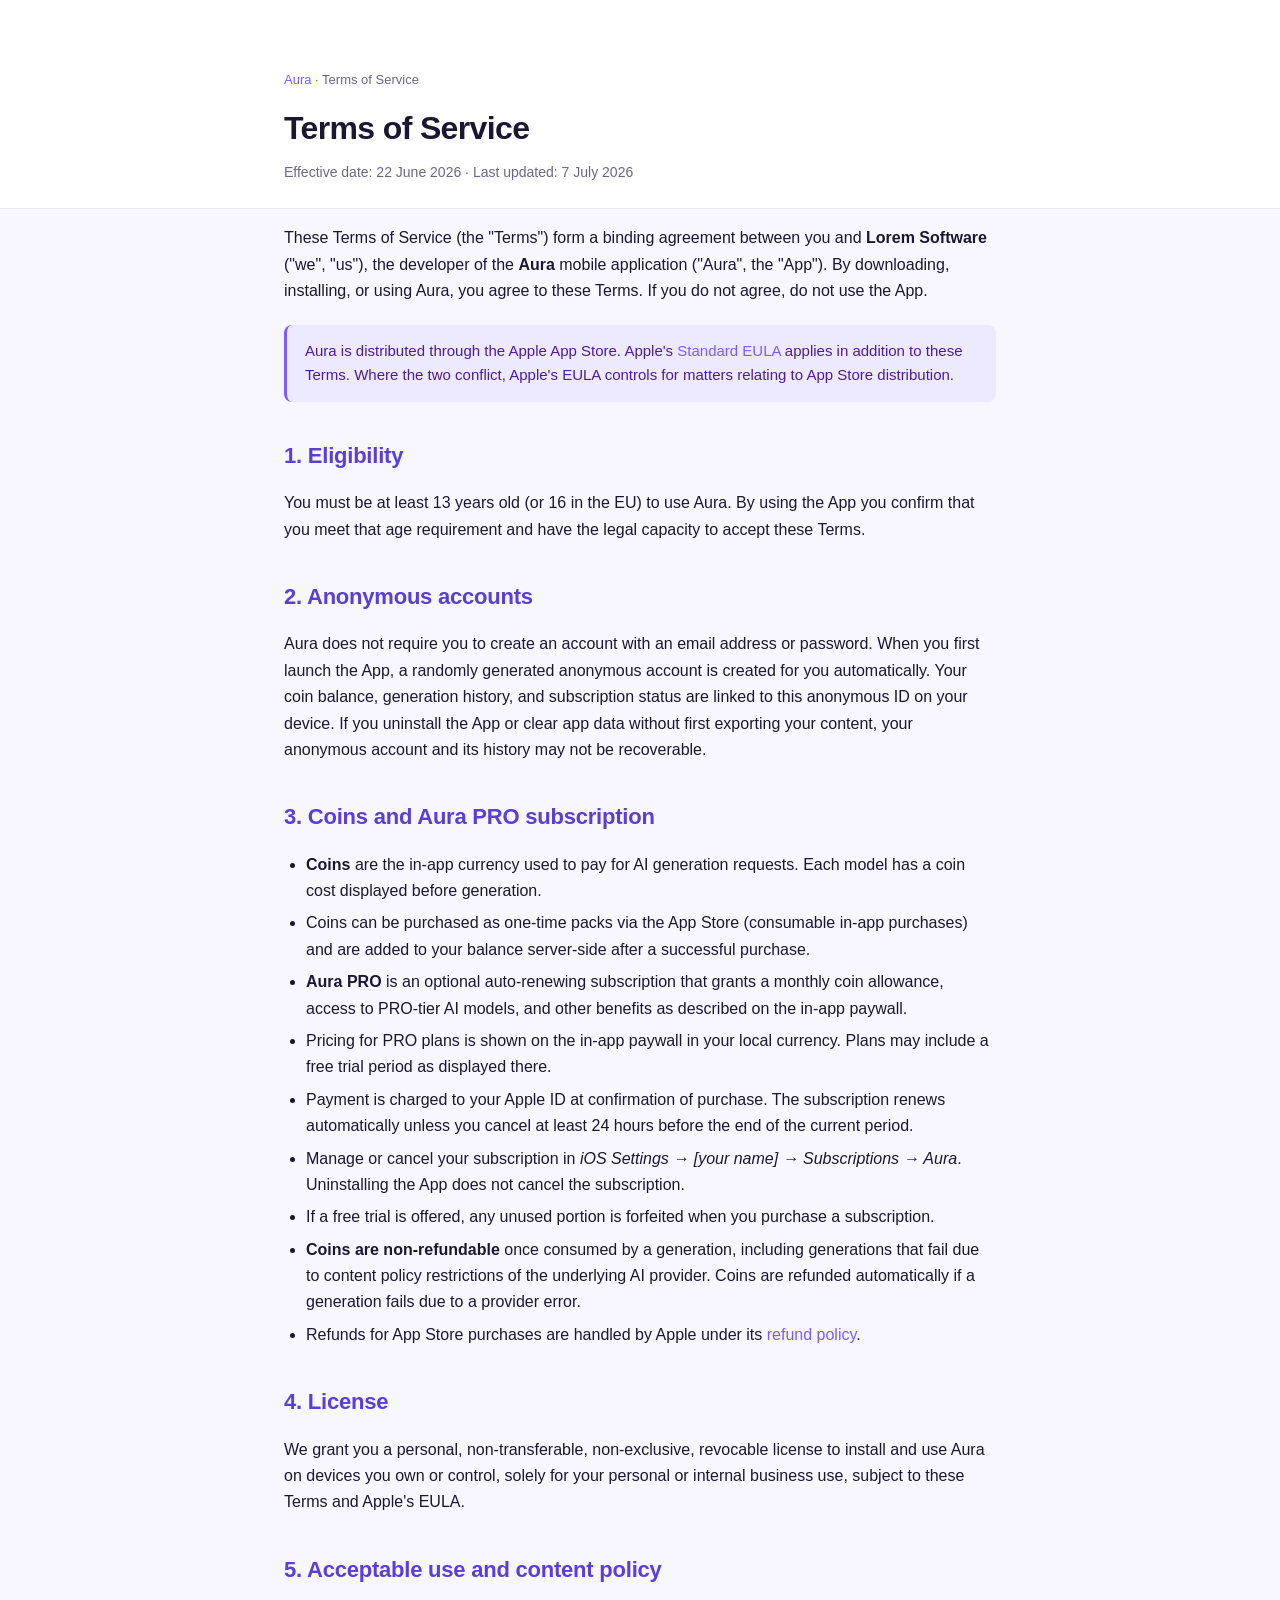
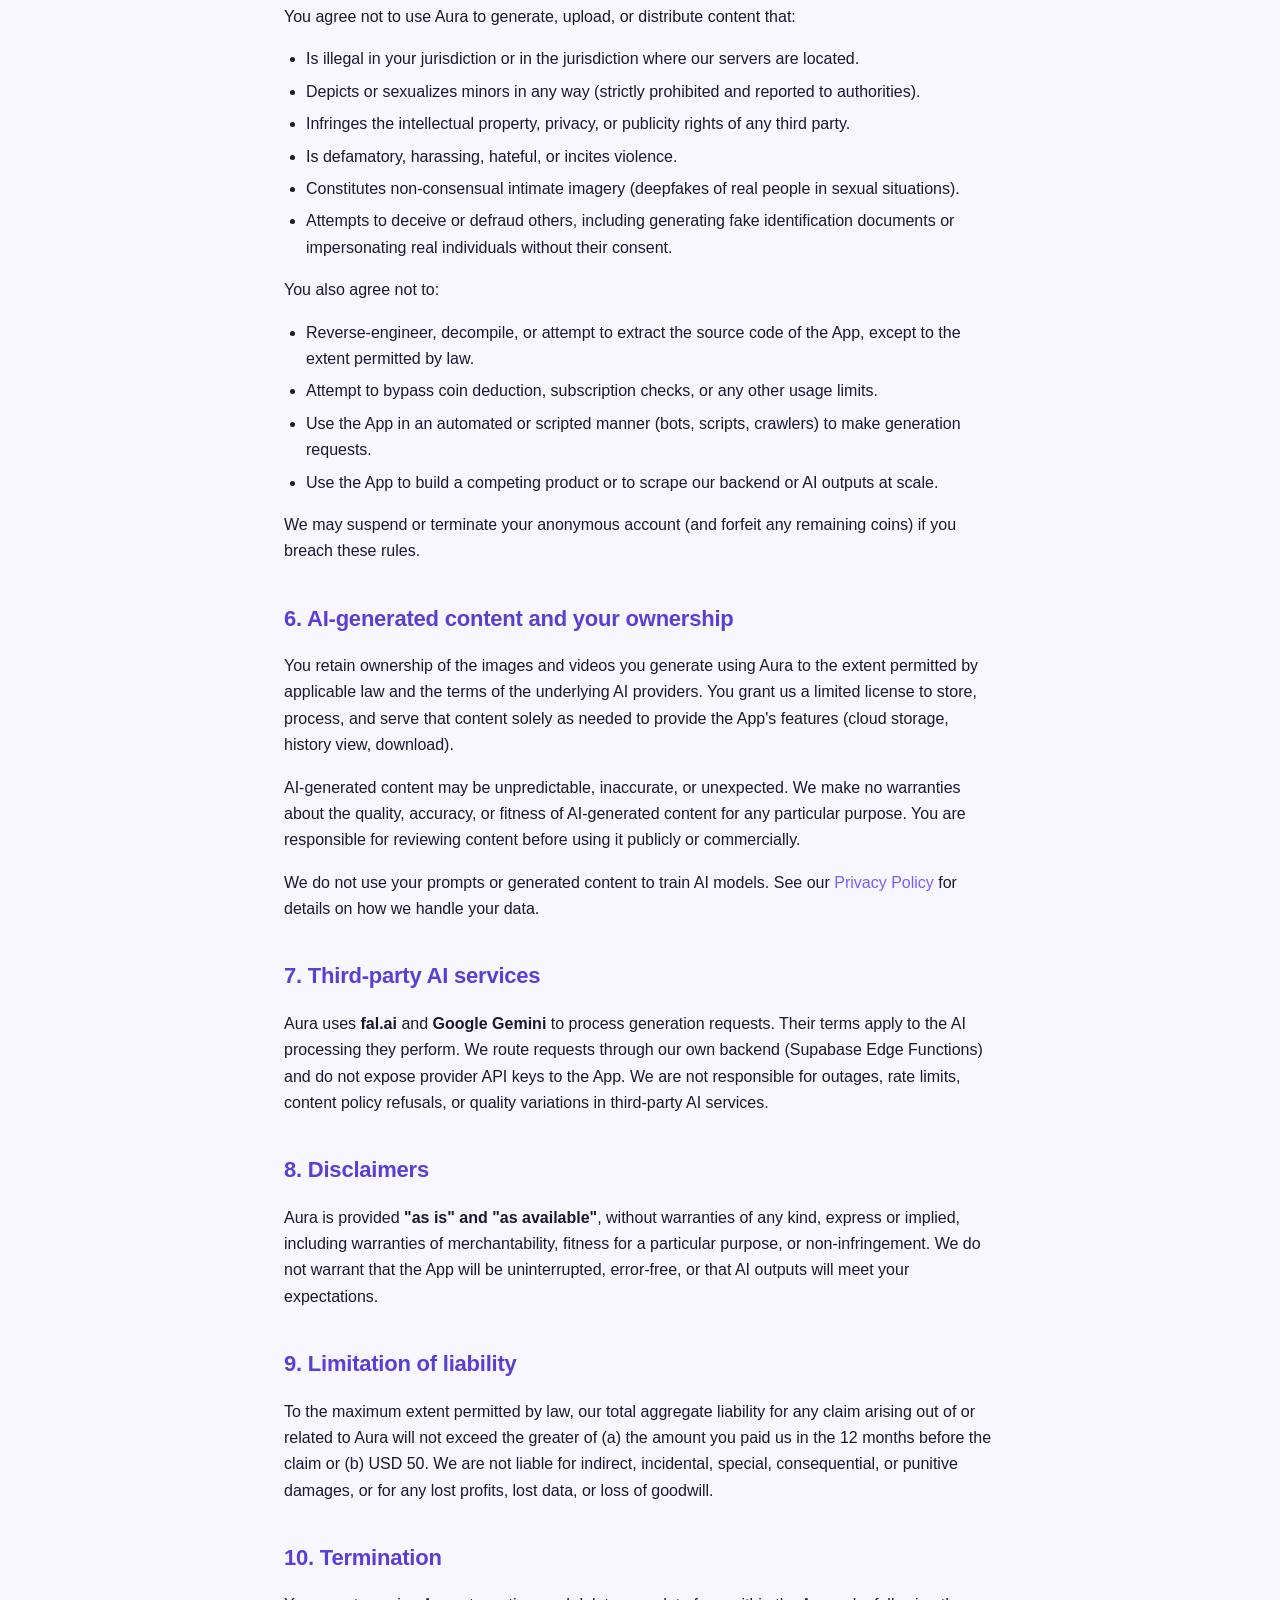
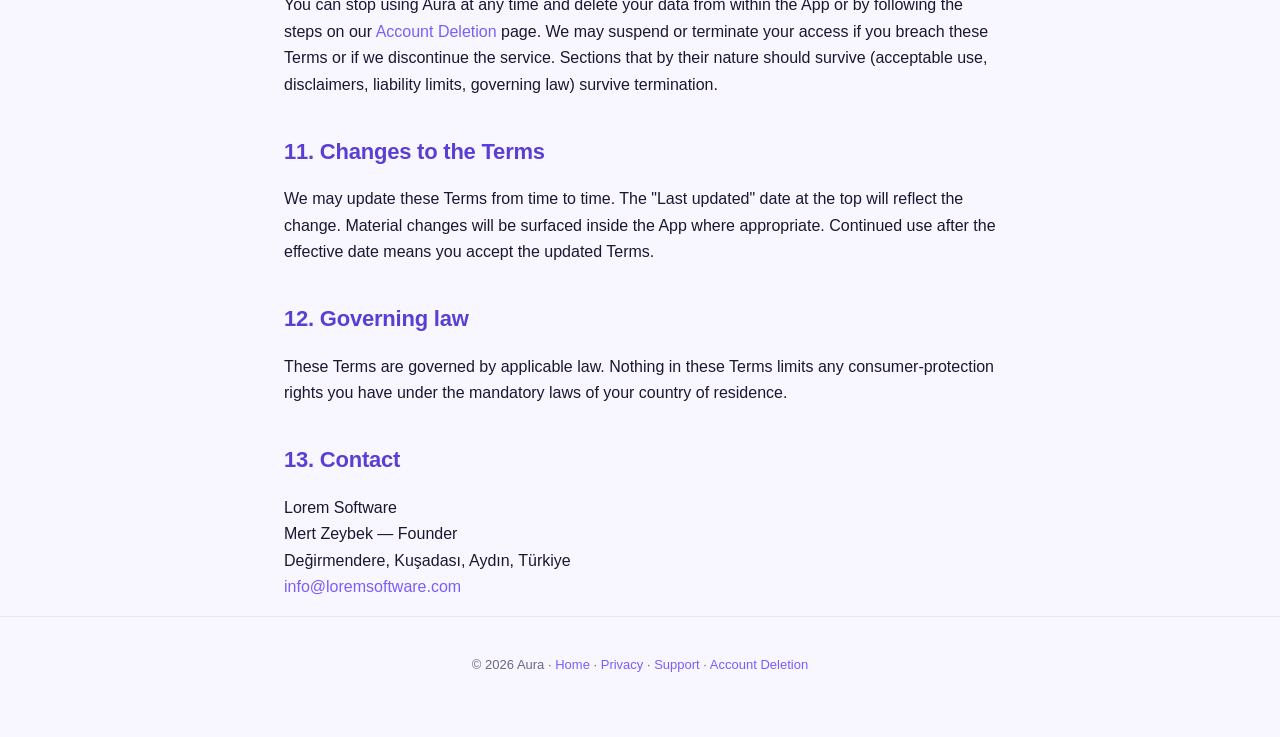
<file: terms-of-service.html>
<!DOCTYPE html>
<html lang="en">
<head>
  <meta charset="UTF-8" />
  <meta name="viewport" content="width=device-width, initial-scale=1.0" />
  <title>Terms of Service — Aura</title>
  <meta name="description" content="The terms that govern your use of Aura." />
  <link rel="stylesheet" href="style.css" />
</head>
<body>
  <div class="page-header">
    <div class="container">
      <p class="crumbs"><a href="index.html">Aura</a> · Terms of Service</p>
      <h1>Terms of Service</h1>
      <p class="updated">Effective date: 22 June 2026 · Last updated: 7 July 2026</p>
    </div>
  </div>

  <main class="container">
    <p>
      These Terms of Service (the "Terms") form a binding agreement between you and <strong>Lorem Software</strong>
      ("we", "us"), the developer of the <strong>Aura</strong> mobile application ("Aura", the "App").
      By downloading, installing, or using Aura, you agree to these Terms. If you do not agree, do not use the App.
    </p>

    <div class="callout">
      Aura is distributed through the Apple App Store. Apple's
      <a href="https://www.apple.com/legal/internet-services/itunes/dev/stdeula/" target="_blank" rel="noopener">Standard EULA</a>
      applies in addition to these Terms. Where the two conflict, Apple's EULA controls for matters relating
      to App Store distribution.
    </div>

    <h2>1. Eligibility</h2>
    <p>
      You must be at least 13 years old (or 16 in the EU) to use Aura. By using the App you confirm that you
      meet that age requirement and have the legal capacity to accept these Terms.
    </p>

    <h2>2. Anonymous accounts</h2>
    <p>
      Aura does not require you to create an account with an email address or password. When you first launch
      the App, a randomly generated anonymous account is created for you automatically. Your coin balance,
      generation history, and subscription status are linked to this anonymous ID on your device. If you uninstall
      the App or clear app data without first exporting your content, your anonymous account and its history may
      not be recoverable.
    </p>

    <h2>3. Coins and Aura PRO subscription</h2>
    <ul>
      <li><strong>Coins</strong> are the in-app currency used to pay for AI generation requests. Each model has a coin cost displayed before generation.</li>
      <li>Coins can be purchased as one-time packs via the App Store (consumable in-app purchases) and are added to your balance server-side after a successful purchase.</li>
      <li><strong>Aura PRO</strong> is an optional auto-renewing subscription that grants a monthly coin allowance, access to PRO-tier AI models, and other benefits as described on the in-app paywall.</li>
      <li>Pricing for PRO plans is shown on the in-app paywall in your local currency. Plans may include a free trial period as displayed there.</li>
      <li>Payment is charged to your Apple ID at confirmation of purchase. The subscription renews automatically unless you cancel at least 24 hours before the end of the current period.</li>
      <li>Manage or cancel your subscription in <em>iOS Settings → [your name] → Subscriptions → Aura</em>. Uninstalling the App does not cancel the subscription.</li>
      <li>If a free trial is offered, any unused portion is forfeited when you purchase a subscription.</li>
      <li><strong>Coins are non-refundable</strong> once consumed by a generation, including generations that fail due to content policy restrictions of the underlying AI provider. Coins are refunded automatically if a generation fails due to a provider error.</li>
      <li>Refunds for App Store purchases are handled by Apple under its <a href="https://support.apple.com/HT204084" target="_blank" rel="noopener">refund policy</a>.</li>
    </ul>

    <h2>4. License</h2>
    <p>
      We grant you a personal, non-transferable, non-exclusive, revocable license to install and use Aura on
      devices you own or control, solely for your personal or internal business use, subject to these Terms and
      Apple's EULA.
    </p>

    <h2>5. Acceptable use and content policy</h2>
    <p>You agree not to use Aura to generate, upload, or distribute content that:</p>
    <ul>
      <li>Is illegal in your jurisdiction or in the jurisdiction where our servers are located.</li>
      <li>Depicts or sexualizes minors in any way (strictly prohibited and reported to authorities).</li>
      <li>Infringes the intellectual property, privacy, or publicity rights of any third party.</li>
      <li>Is defamatory, harassing, hateful, or incites violence.</li>
      <li>Constitutes non-consensual intimate imagery (deepfakes of real people in sexual situations).</li>
      <li>Attempts to deceive or defraud others, including generating fake identification documents or impersonating real individuals without their consent.</li>
    </ul>
    <p>You also agree not to:</p>
    <ul>
      <li>Reverse-engineer, decompile, or attempt to extract the source code of the App, except to the extent permitted by law.</li>
      <li>Attempt to bypass coin deduction, subscription checks, or any other usage limits.</li>
      <li>Use the App in an automated or scripted manner (bots, scripts, crawlers) to make generation requests.</li>
      <li>Use the App to build a competing product or to scrape our backend or AI outputs at scale.</li>
    </ul>
    <p>We may suspend or terminate your anonymous account (and forfeit any remaining coins) if you breach these rules.</p>

    <h2>6. AI-generated content and your ownership</h2>
    <p>
      You retain ownership of the images and videos you generate using Aura to the extent permitted by
      applicable law and the terms of the underlying AI providers. You grant us a limited license to store,
      process, and serve that content solely as needed to provide the App's features (cloud storage, history
      view, download).
    </p>
    <p>
      AI-generated content may be unpredictable, inaccurate, or unexpected. We make no warranties about the
      quality, accuracy, or fitness of AI-generated content for any particular purpose. You are responsible for
      reviewing content before using it publicly or commercially.
    </p>
    <p>
      We do not use your prompts or generated content to train AI models. See our <a href="privacy-policy.html">Privacy Policy</a>
      for details on how we handle your data.
    </p>

    <h2>7. Third-party AI services</h2>
    <p>
      Aura uses <strong>fal.ai</strong> and <strong>Google Gemini</strong> to process generation requests.
      Their terms apply to the AI processing they perform. We route requests through our own backend
      (Supabase Edge Functions) and do not expose provider API keys to the App. We are not responsible for
      outages, rate limits, content policy refusals, or quality variations in third-party AI services.
    </p>

    <h2>8. Disclaimers</h2>
    <p>
      Aura is provided <strong>"as is" and "as available"</strong>, without warranties of any kind, express or
      implied, including warranties of merchantability, fitness for a particular purpose, or non-infringement.
      We do not warrant that the App will be uninterrupted, error-free, or that AI outputs will meet your
      expectations.
    </p>

    <h2>9. Limitation of liability</h2>
    <p>
      To the maximum extent permitted by law, our total aggregate liability for any claim arising out of or
      related to Aura will not exceed the greater of (a) the amount you paid us in the 12 months before
      the claim or (b) USD 50. We are not liable for indirect, incidental, special, consequential, or punitive
      damages, or for any lost profits, lost data, or loss of goodwill.
    </p>

    <h2>10. Termination</h2>
    <p>
      You can stop using Aura at any time and delete your data from within the App or by following the
      steps on our <a href="account-deletion.html">Account Deletion</a> page. We may suspend or terminate
      your access if you breach these Terms or if we discontinue the service. Sections that by their nature
      should survive (acceptable use, disclaimers, liability limits, governing law) survive termination.
    </p>

    <h2>11. Changes to the Terms</h2>
    <p>
      We may update these Terms from time to time. The "Last updated" date at the top will reflect the
      change. Material changes will be surfaced inside the App where appropriate. Continued use after the
      effective date means you accept the updated Terms.
    </p>

    <h2>12. Governing law</h2>
    <p>
      These Terms are governed by applicable law. Nothing in these Terms limits any consumer-protection rights
      you have under the mandatory laws of your country of residence.
    </p>

    <h2>13. Contact</h2>
    <p>
      Lorem Software<br/>
      Mert Zeybek — Founder<br/>
      Değirmendere, Kuşadası, Aydın, Türkiye<br/>
      <a href="mailto:info@loremsoftware.com">info@loremsoftware.com</a>
    </p>
  </main>

  <footer>
    <div class="container">
      <p>© <span id="year"></span> Aura · <a href="index.html">Home</a> · <a href="privacy-policy.html">Privacy</a> · <a href="support.html">Support</a> · <a href="account-deletion.html">Account Deletion</a></p>
    </div>
  </footer>
  <script>document.getElementById('year').textContent = new Date().getFullYear();</script>
</body>
</html>
</file>
<file: style.css>
:root {
  --bg: #f8f7ff;
  --card: #ffffff;
  --text: #1a1830;
  --muted: #6b6882;
  --primary: #7C5CFC;
  --primary-dark: #5b3ed4;
  --primary-soft: #ede9fe;
  --secondary: #4F7DF4;
  --border: #e8e4f0;
  --danger: #dc2626;
  --max: 760px;
}

* { box-sizing: border-box; }

html, body {
  margin: 0;
  padding: 0;
  background: var(--bg);
  color: var(--text);
  font-family: -apple-system, BlinkMacSystemFont, "Segoe UI", "Inter", Roboto, "Helvetica Neue", Arial, sans-serif;
  font-size: 16px;
  line-height: 1.65;
  -webkit-font-smoothing: antialiased;
}

.container {
  max-width: var(--max);
  margin: 0 auto;
  padding: 0 24px;
}

a {
  color: var(--primary);
  text-decoration: none;
  border-bottom: 1px solid transparent;
  transition: border-color .15s ease;
}
a:hover { border-bottom-color: var(--primary); }

/* ── Hero (index.html only) ── */
.hero {
  padding: 72px 0 40px;
  background: linear-gradient(160deg, #f0ecff 0%, var(--bg) 100%);
  border-bottom: 1px solid var(--border);
}
.brand {
  display: flex;
  align-items: center;
  gap: 14px;
  margin-bottom: 28px;
}
.brand-mark {
  width: 40px;
  height: 40px;
  border-radius: 12px;
  background: linear-gradient(135deg, #7C5CFC 0%, #4F7DF4 100%);
  box-shadow: 0 6px 20px rgba(124, 92, 252, 0.35);
}
.brand-name {
  font-weight: 800;
  font-size: 22px;
  letter-spacing: -0.02em;
  background: linear-gradient(135deg, #7C5CFC 0%, #4F7DF4 100%);
  -webkit-background-clip: text;
  -webkit-text-fill-color: transparent;
  background-clip: text;
}
.hero h1 {
  font-size: 38px;
  line-height: 1.15;
  font-weight: 800;
  letter-spacing: -0.025em;
  margin: 0 0 16px;
}
.hero .lede {
  font-size: 18px;
  color: var(--muted);
  margin: 0;
  max-width: 540px;
}

/* ── Sub-page header ── */
.page-header {
  padding: 56px 0 24px;
  border-bottom: 1px solid var(--border);
  background: var(--card);
}
.page-header .crumbs {
  font-size: 13px;
  color: var(--muted);
  margin-bottom: 12px;
}
.page-header h1 {
  font-size: 32px;
  font-weight: 800;
  margin: 0 0 6px;
  letter-spacing: -0.02em;
}
.page-header .updated {
  color: var(--muted);
  font-size: 14px;
  margin: 0;
}

main {
  padding: 32px 0 64px;
}

main h2 {
  font-size: 22px;
  font-weight: 700;
  margin: 36px 0 12px;
  letter-spacing: -0.01em;
  color: var(--primary-dark);
}
main h3 {
  font-size: 17px;
  font-weight: 700;
  margin: 24px 0 8px;
}
main p { color: var(--text); }
main ul, main ol { padding-left: 22px; }
main li { margin-bottom: 6px; color: var(--text); }

.callout {
  background: var(--primary-soft);
  border-left: 3px solid var(--primary);
  border-radius: 8px;
  padding: 14px 18px;
  margin: 20px 0;
  color: #4c1d95;
  font-size: 15px;
}
.callout-warn {
  background: #fef2f2;
  border-left-color: var(--danger);
  color: #7f1d1d;
}

/* ── Index link grid ── */
.links { margin-top: 16px; }
.link-grid {
  list-style: none;
  padding: 0;
  margin: 16px 0;
  display: grid;
  grid-template-columns: 1fr 1fr;
  gap: 12px;
}
.link-grid a {
  display: block;
  padding: 18px 20px;
  border: 1px solid var(--border);
  border-radius: 14px;
  background: var(--card);
  font-weight: 600;
  font-size: 15px;
  color: var(--text);
  border-bottom: 1px solid var(--border);
  transition: border-color .15s ease, box-shadow .15s ease;
}
.link-grid a:hover {
  border-color: var(--primary);
  box-shadow: 0 4px 12px rgba(124, 92, 252, 0.12);
}

/* ── Contact card ── */
.contact {
  margin-top: 16px;
  padding: 20px 24px;
  background: var(--card);
  border-radius: 14px;
  border: 1px solid var(--border);
}

/* ── Tables ── */
table {
  width: 100%;
  border-collapse: collapse;
  margin: 16px 0;
  font-size: 15px;
}
table th, table td {
  border: 1px solid var(--border);
  padding: 10px 12px;
  text-align: left;
  vertical-align: top;
}
table th {
  background: #f0ecff;
  font-weight: 700;
}

footer {
  padding: 24px 0 48px;
  color: var(--muted);
  font-size: 13px;
  text-align: center;
  border-top: 1px solid var(--border);
}
footer a { border-bottom: none; }

@media (max-width: 540px) {
  .hero { padding: 52px 0 28px; }
  .hero h1 { font-size: 30px; }
  .page-header h1 { font-size: 26px; }
  .link-grid { grid-template-columns: 1fr; }
}
</file>
